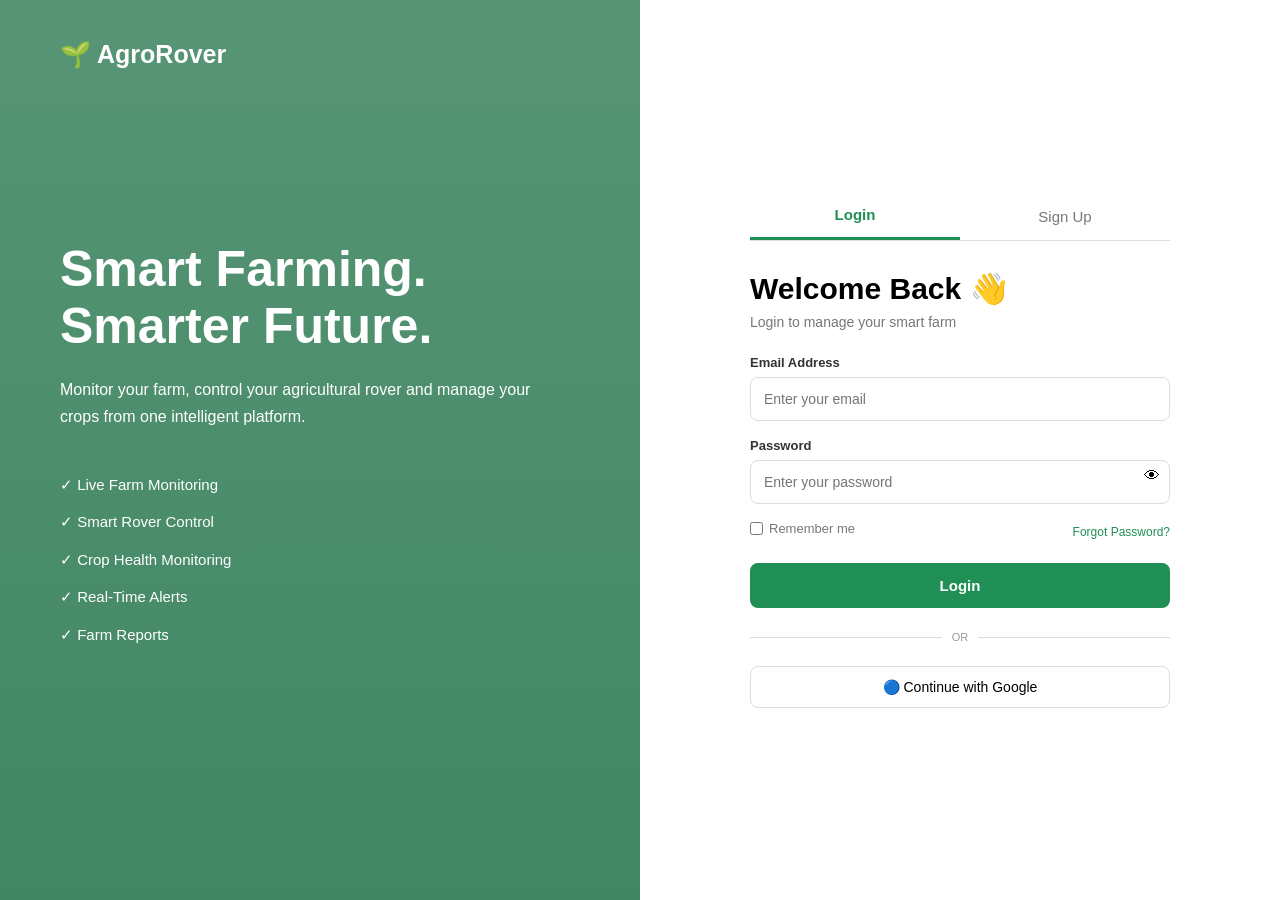
<file: index.html>
<!DOCTYPE html>
<html lang="en">

<head>

    <meta charset="UTF-8">

    <meta name="viewport"
          content="width=device-width, initial-scale=1.0">

    <title>AgroRover - Smart Farming</title>


    <style>

        /* =========================
           RESET
        ========================= */

        * {
            margin: 0;
            padding: 0;
            box-sizing: border-box;
        }


        body {
            font-family: Arial, sans-serif;
            min-height: 100vh;
            background: #f4f7f5;
        }


        button,
        input {
            font-family: inherit;
        }


        /* =========================
           MAIN CONTAINER
        ========================= */

        .container {
            min-height: 100vh;

            display: grid;

            grid-template-columns: 1fr 1fr;
        }


        /* =========================
           LEFT SIDE
        ========================= */

        .left-side {

            position: relative;

            background:
                linear-gradient(
                    rgba(20, 107, 63, 0.70),
                    rgba(20, 107, 63, 0.80)
                ),
                url("https://images.unsplash.com/photo-1500937386664-56d1dfef3854?auto=format&fit=crop&w=1200&q=80");

            background-size: cover;

            background-position: center;

            color: white;
        }


        .left-content {

            min-height: 100vh;

            padding: 60px;

            display: flex;

            flex-direction: column;

            justify-content: center;
        }


        .logo {

            position: absolute;

            top: 40px;
            left: 60px;

            font-size: 25px;

            font-weight: bold;
        }


        .left-content h1 {

            font-size: 50px;

            line-height: 1.15;

            margin-bottom: 20px;
        }


        .left-content p {

            max-width: 480px;

            line-height: 1.7;

            font-size: 16px;
        }


        .features {

            margin-top: 30px;
        }


        .features p {

            margin: 12px 0;

            font-size: 15px;
        }


        /* =========================
           RIGHT SIDE
        ========================= */

        .right-side {

            background: white;

            display: flex;

            align-items: center;

            justify-content: center;

            padding: 30px;
        }


        .form-container {

            width: 100%;

            max-width: 420px;
        }


        /* =========================
           TABS
        ========================= */

        .tabs {

            display: flex;

            margin-bottom: 30px;

            border-bottom: 1px solid #ddd;
        }


        .tab {

            flex: 1;

            padding: 14px;

            border: none;

            background: none;

            cursor: pointer;

            font-size: 15px;

            color: #777;
        }


        .tab.active {

            color: #1f8f55;

            font-weight: bold;

            border-bottom: 3px solid #1f8f55;
        }


        /* =========================
           FORM
        ========================= */

        .form {

            display: none;
        }


        .form.active {

            display: block;
        }


        .form h2 {

            font-size: 30px;

            margin-bottom: 8px;
        }


        .subtitle {

            color: #777;

            font-size: 14px;

            margin-bottom: 25px;
        }


        /* =========================
           LABEL
        ========================= */

        label {

            display: block;

            font-size: 13px;

            font-weight: 600;

            margin-bottom: 7px;

            color: #333;
        }


        /* =========================
           INPUT
        ========================= */

        input {

            width: 100%;

            padding: 13px;

            margin-bottom: 17px;

            border: 1px solid #d9e0dc;

            border-radius: 8px;

            outline: none;

            font-size: 14px;
        }


        input:focus {

            border-color: #1f8f55;

            box-shadow:
                0 0 0 2px
                rgba(31, 143, 85, 0.10);
        }


        /* =========================
           PASSWORD
        ========================= */

        .password-box {

            position: relative;
        }


        .password-box input {

            padding-right: 45px;
        }


        .eye {

            position: absolute;

            right: 10px;

            top: 7px;

            border: none;

            background: transparent;

            cursor: pointer;

            font-size: 16px;
        }


        /* =========================
           OPTIONS
        ========================= */

        .options {

            display: flex;

            justify-content: space-between;

            align-items: center;

            margin-bottom: 20px;
        }


        .remember {

            display: flex;

            align-items: center;

            gap: 6px;

            font-weight: normal;

            color: #777;
        }


        .remember input {

            width: auto;

            margin: 0;
        }


        .forgot {

            color: #1f8f55;

            text-decoration: none;

            font-size: 12px;
        }


        /* =========================
           BUTTON
        ========================= */

        .main-button {

            width: 100%;

            padding: 14px;

            border: none;

            border-radius: 8px;

            background: #1f8f55;

            color: white;

            font-size: 15px;

            font-weight: bold;

            cursor: pointer;
        }


        .main-button:hover {

            background: #146b3f;
        }


        /* =========================
           DIVIDER
        ========================= */

        .divider {

            display: flex;

            align-items: center;

            gap: 10px;

            margin: 23px 0;

            color: #999;

            font-size: 11px;
        }


        .divider::before,
        .divider::after {

            content: "";

            flex: 1;

            height: 1px;

            background: #ddd;
        }


        /* =========================
           GOOGLE BUTTON
        ========================= */

        .google {

            width: 100%;

            padding: 12px;

            background: white;

            border: 1px solid #ddd;

            border-radius: 8px;

            cursor: pointer;

            font-size: 14px;
        }


        /* =========================
           TERMS
        ========================= */

        .terms {

            display: flex;

            align-items: center;

            gap: 7px;

            margin-bottom: 20px;
        }


        .terms input {

            width: auto;

            margin: 0;
        }


        .terms label {

            margin: 0;

            font-weight: normal;

            color: #777;

            font-size: 12px;
        }


        /* =========================
           MOBILE
        ========================= */

        @media (max-width: 800px) {

            .container {

                grid-template-columns: 1fr;
            }


            .left-side {

                display: none;
            }


            .right-side {

                min-height: 100vh;
            }

        }

    </style>

</head>


<body>


<div class="container">


    <!-- =========================
         LEFT SIDE
    ========================== -->

    <div class="left-side">

        <div class="logo">
            🌱 AgroRover
        </div>


        <div class="left-content">

            <h1>
                Smart Farming.<br>
                Smarter Future.
            </h1>


            <p>
                Monitor your farm, control your
                agricultural rover and manage
                your crops from one intelligent
                platform.
            </p>


            <div class="features">

                <p>✓ Live Farm Monitoring</p>

                <p>✓ Smart Rover Control</p>

                <p>✓ Crop Health Monitoring</p>

                <p>✓ Real-Time Alerts</p>

                <p>✓ Farm Reports</p>

            </div>

        </div>

    </div>


    <!-- =========================
         RIGHT SIDE
    ========================== -->

    <div class="right-side">


        <div class="form-container">


            <!-- TABS -->

            <div class="tabs">

                <button
                    class="tab active"
                    id="loginTab"
                    onclick="showLogin()">

                    Login

                </button>


                <button
                    class="tab"
                    id="signupTab"
                    onclick="showSignup()">

                    Sign Up

                </button>

            </div>



            <!-- =========================
                 LOGIN FORM
            ========================== -->

            <div
                class="form active"
                id="loginForm">


                <h2>
                    Welcome Back 👋
                </h2>


                <p class="subtitle">
                    Login to manage your smart farm
                </p>


                <form
                    onsubmit="login(event)">


                    <label>
                        Email Address
                    </label>


                    <input
                        type="email"
                        id="loginEmail"
                        placeholder="Enter your email"
                        required
                    >


                    <label>
                        Password
                    </label>


                    <div class="password-box">

                        <input
                            type="password"
                            id="loginPassword"
                            placeholder="Enter your password"
                            required
                        >


                        <button
                            type="button"
                            class="eye"
                            onclick="togglePassword('loginPassword')">

                            👁

                        </button>

                    </div>


                    <div class="options">

                        <label class="remember">

                            <input
                                type="checkbox">

                            Remember me

                        </label>


                        <a
                            href="#"
                            class="forgot">

                            Forgot Password?

                        </a>

                    </div>


                    <button
                        type="submit"
                        class="main-button">

                        Login

                    </button>

                </form>


                <div class="divider">
                    OR
                </div>


                <button class="google">
                    🔵 Continue with Google
                </button>


            </div>



            <!-- =========================
                 SIGNUP FORM
            ========================== -->

            <div
                class="form"
                id="signupForm">


                <h2>
                    Create Account
                </h2>


                <p class="subtitle">
                    Join AgroRover and manage your farm
                </p>


                <form
                    onsubmit="signup(event)">


                    <label>
                        Full Name
                    </label>


                    <input
                        type="text"
                        id="name"
                        placeholder="Enter your full name"
                        required
                    >


                    <label>
                        Email Address
                    </label>


                    <input
                        type="email"
                        id="signupEmail"
                        placeholder="Enter your email"
                        required
                    >


                    <label>
                        Phone Number
                    </label>


                    <input
                        type="tel"
                        id="phone"
                        placeholder="Enter your phone number"
                        required
                    >


                    <label>
                        Password
                    </label>


                    <div class="password-box">

                        <input
                            type="password"
                            id="signupPassword"
                            placeholder="Create a password"
                            required
                        >


                        <button
                            type="button"
                            class="eye"
                            onclick="togglePassword('signupPassword')">

                            👁

                        </button>

                    </div>


                    <label>
                        Confirm Password
                    </label>


                    <div class="password-box">

                        <input
                            type="password"
                            id="confirmPassword"
                            placeholder="Confirm your password"
                            required
                        >


                        <button
                            type="button"
                            class="eye"
                            onclick="togglePassword('confirmPassword')">

                            👁

                        </button>

                    </div>


                    <div class="terms">

                        <input
                            type="checkbox"
                            id="terms"
                            required
                        >

                        <label>
                            I agree to the Terms & Conditions
                        </label>

                    </div>


                    <button
                        type="submit"
                        class="main-button">

                        Create Account

                    </button>

                </form>


                <div class="divider">
                    OR
                </div>


                <button class="google">
                    🔵 Continue with Google
                </button>


            </div>


        </div>

    </div>

</div>



<script>

    /* =========================
       SHOW LOGIN
    ========================== */

    function showLogin() {

        document
            .getElementById("loginForm")
            .classList.add("active");

        document
            .getElementById("signupForm")
            .classList.remove("active");


        document
            .getElementById("loginTab")
            .classList.add("active");

        document
            .getElementById("signupTab")
            .classList.remove("active");
    }



    /* =========================
       SHOW SIGNUP
    ========================== */

    function showSignup() {

        document
            .getElementById("signupForm")
            .classList.add("active");

        document
            .getElementById("loginForm")
            .classList.remove("active");


        document
            .getElementById("signupTab")
            .classList.add("active");

        document
            .getElementById("loginTab")
            .classList.remove("active");
    }



    /* =========================
       PASSWORD SHOW/HIDE
    ========================== */

    function togglePassword(id) {

        const password =
            document.getElementById(id);


        if (password.type === "password") {

            password.type = "text";

        } else {

            password.type = "password";
        }
    }



    /* =========================
       SIGNUP
    ========================== */

    function signup(event) {

        event.preventDefault();


        const name =
            document.getElementById("name").value.trim();

        const email =
            document.getElementById("signupEmail").value.trim();

        const phone =
            document.getElementById("phone").value.trim();

        const password =
            document.getElementById("signupPassword").value;

        const confirmPassword =
            document.getElementById("confirmPassword").value;


        if (password.length < 6) {

            alert(
                "Password must contain at least 6 characters."
            );

            return;
        }


        if (password !== confirmPassword) {

            alert(
                "Passwords do not match."
            );

            return;
        }


        localStorage.setItem(
            "agroRoverName",
            name
        );

        localStorage.setItem(
            "agroRoverEmail",
            email
        );

        localStorage.setItem(
            "agroRoverPhone",
            phone
        );


        alert(
            "Account created successfully! 🌱"
        );


        showLogin();
    }



    /* =========================
       LOGIN
    ========================== */

    function login(event) {

        event.preventDefault();


        const email =
            document.getElementById("loginEmail").value.trim();

        const password =
            document.getElementById("loginPassword").value;


        if (email === "" || password === "") {

            alert(
                "Please enter email and password."
            );

            return;
        }


        localStorage.setItem(
            "agroRoverLoggedIn",
            "true"
        );


        localStorage.setItem(
            "agroRoverUser",
            email
        );


        alert(
            "Login successful! 🌱"
        );


        /*
          Change this to your dashboard file.
          Example:
          window.location.href = "dashboard.html";
        */

        window.location.href =
            "dashboard.html";
    }

</script>


</body>

</html>
</file>
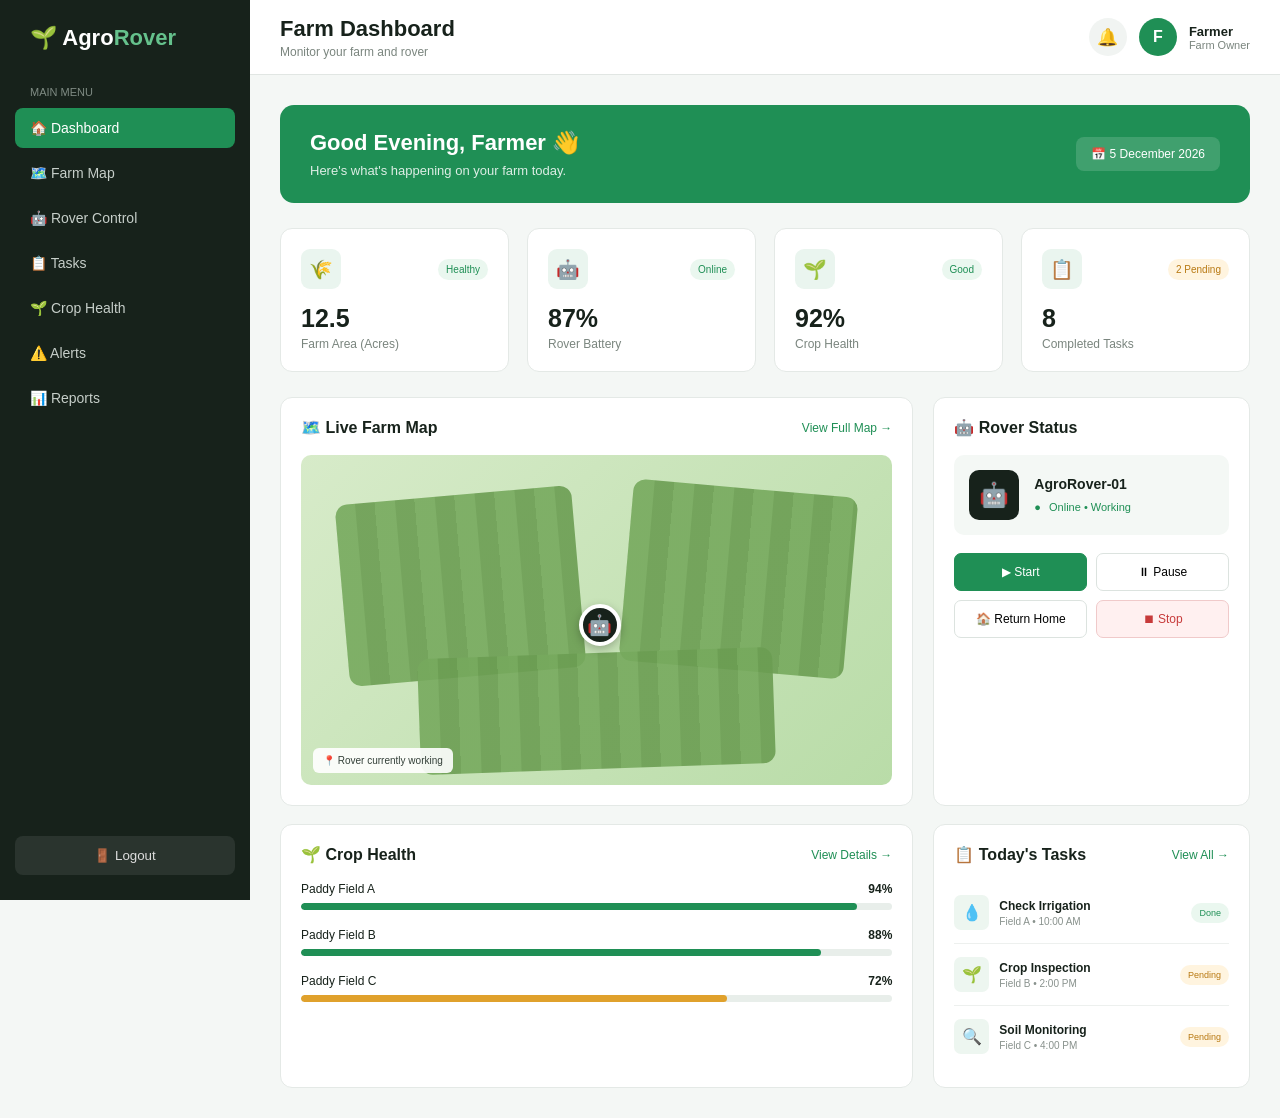
<file: dashboard.html>
<!DOCTYPE html>
<html lang="en">

<head>

    <meta charset="UTF-8">

    <meta name="viewport"
          content="width=device-width, initial-scale=1.0">

    <title>AgroRover Dashboard</title>


    <style>

        /* =====================================
           RESET
        ===================================== */

        * {
            margin: 0;
            padding: 0;
            box-sizing: border-box;
        }


        body {
            font-family: Arial, sans-serif;

            background: #f4f7f5;

            color: #17221b;

            min-height: 100vh;
        }


        button {
            font-family: inherit;
        }


        /* =====================================
           LAYOUT
        ===================================== */

        .app {
            display: flex;

            min-height: 100vh;
        }


        /* =====================================
           SIDEBAR
        ===================================== */

        .sidebar {

            width: 250px;

            background: #17221b;

            color: white;

            position: fixed;

            left: 0;

            top: 0;

            bottom: 0;

            padding: 25px 15px;

            z-index: 1000;
        }


        .logo {

            font-size: 22px;

            font-weight: bold;

            padding: 0 15px;

            margin-bottom: 35px;
        }


        .logo span {
            color: #65c18c;
        }


        .menu-title {

            color: #7f8b83;

            font-size: 11px;

            text-transform: uppercase;

            padding: 0 15px;

            margin-bottom: 10px;
        }


        .nav {

            list-style: none;
        }


        .nav li {

            margin-bottom: 5px;
        }


        .nav button {

            width: 100%;

            padding: 12px 15px;

            border: none;

            background: transparent;

            color: #c6cec9;

            text-align: left;

            border-radius: 8px;

            cursor: pointer;

            font-size: 14px;
        }


        .nav button:hover {

            background: #26352c;

            color: white;
        }


        .nav button.active {

            background: #1f8f55;

            color: white;
        }


        .logout {

            position: absolute;

            bottom: 25px;

            left: 15px;

            right: 15px;
        }


        .logout button {

            width: 100%;

            padding: 12px;

            background: #2a342e;

            color: #ddd;

            border: none;

            border-radius: 8px;

            cursor: pointer;
        }


        /* =====================================
           MAIN
        ===================================== */

        .main {

            margin-left: 250px;

            width: calc(100% - 250px);

            min-height: 100vh;
        }


        /* =====================================
           TOPBAR
        ===================================== */

        .topbar {

            height: 75px;

            background: white;

            border-bottom: 1px solid #e1e6e3;

            display: flex;

            align-items: center;

            justify-content: space-between;

            padding: 0 30px;

            position: sticky;

            top: 0;

            z-index: 100;
        }


        .page-title h1 {

            font-size: 22px;

            margin-bottom: 3px;
        }


        .page-title p {

            color: #7a857e;

            font-size: 12px;
        }


        .user {

            display: flex;

            align-items: center;

            gap: 12px;
        }


        .notification {

            border: none;

            background: #f1f4f2;

            width: 38px;

            height: 38px;

            border-radius: 50%;

            cursor: pointer;

            font-size: 17px;
        }


        .avatar {

            width: 38px;

            height: 38px;

            border-radius: 50%;

            background: #1f8f55;

            color: white;

            display: flex;

            align-items: center;

            justify-content: center;

            font-weight: bold;
        }


        .user-name {

            font-size: 13px;

            font-weight: bold;
        }


        .user-role {

            font-size: 11px;

            color: #7a857e;
        }


        /* =====================================
           CONTENT
        ===================================== */

        .content {

            padding: 30px;
        }


        /* =====================================
           WELCOME
        ===================================== */

        .welcome {

            background: #1f8f55;

            color: white;

            border-radius: 14px;

            padding: 25px 30px;

            display: flex;

            justify-content: space-between;

            align-items: center;

            margin-bottom: 25px;
        }


        .welcome h2 {

            font-size: 22px;

            margin-bottom: 7px;
        }


        .welcome p {

            font-size: 13px;

            opacity: 0.85;
        }


        .date {

            background: rgba(255,255,255,0.15);

            padding: 10px 15px;

            border-radius: 8px;

            font-size: 12px;
        }


        /* =====================================
           STAT CARDS
        ===================================== */

        .stats {

            display: grid;

            grid-template-columns:
                repeat(4, 1fr);

            gap: 18px;

            margin-bottom: 25px;
        }


        .stat-card {

            background: white;

            padding: 20px;

            border-radius: 12px;

            border: 1px solid #e4e9e6;
        }


        .stat-top {

            display: flex;

            justify-content: space-between;

            align-items: center;

            margin-bottom: 15px;
        }


        .stat-icon {

            width: 40px;

            height: 40px;

            display: flex;

            align-items: center;

            justify-content: center;

            background: #eaf5ef;

            border-radius: 9px;

            font-size: 19px;
        }


        .status {

            font-size: 10px;

            padding: 5px 8px;

            border-radius: 20px;

            background: #eaf7ef;

            color: #1f8f55;
        }


        .status.warning {

            background: #fff4df;

            color: #b87912;
        }


        .stat-card h3 {

            font-size: 25px;

            margin-bottom: 4px;
        }


        .stat-card p {

            color: #7a857e;

            font-size: 12px;
        }


        /* =====================================
           GRID
        ===================================== */

        .dashboard-grid {

            display: grid;

            grid-template-columns:
                2fr 1fr;

            gap: 20px;
        }


        .card {

            background: white;

            border: 1px solid #e4e9e6;

            border-radius: 12px;

            padding: 20px;
        }


        .card-header {

            display: flex;

            justify-content: space-between;

            align-items: center;

            margin-bottom: 18px;
        }


        .card-header h3 {

            font-size: 16px;
        }


        .view-btn {

            border: none;

            background: transparent;

            color: #1f8f55;

            cursor: pointer;

            font-size: 12px;
        }


        /* =====================================
           FARM MAP
        ===================================== */

        .map {

            height: 330px;

            border-radius: 10px;

            position: relative;

            overflow: hidden;

            background:
                linear-gradient(
                    135deg,
                    #d7ebc9,
                    #b9dca8
                );
        }


        .field {

            position: absolute;

            background:
                repeating-linear-gradient(
                    90deg,
                    #76a95d 0px,
                    #76a95d 20px,
                    #6b9d52 21px,
                    #6b9d52 40px
                );

            border-radius: 12px;

            opacity: 0.9;
        }


        .field.one {

            width: 40%;

            height: 55%;

            left: 7%;

            top: 12%;

            transform: rotate(-5deg);
        }


        .field.two {

            width: 38%;

            height: 55%;

            right: 7%;

            top: 10%;

            transform: rotate(5deg);
        }


        .field.three {

            width: 60%;

            height: 35%;

            left: 20%;

            bottom: 5%;

            transform: rotate(-2deg);
        }


        .rover {

            position: absolute;

            width: 42px;

            height: 42px;

            border-radius: 50%;

            background: #17221b;

            color: white;

            display: flex;

            align-items: center;

            justify-content: center;

            font-size: 20px;

            border: 4px solid white;

            box-shadow:
                0 3px 10px rgba(0,0,0,0.25);

            left: 47%;

            top: 45%;

            z-index: 5;

            animation: moveRover 4s infinite alternate;
        }


        @keyframes moveRover {

            from {
                transform: translate(0,0);
            }

            to {
                transform: translate(35px,-20px);
            }
        }


        .map-label {

            position: absolute;

            bottom: 12px;

            left: 12px;

            background: rgba(255,255,255,0.9);

            padding: 7px 10px;

            border-radius: 6px;

            font-size: 10px;

            color: #344039;
        }


        /* =====================================
           ROVER STATUS
        ===================================== */

        .rover-status {

            display: flex;

            align-items: center;

            gap: 15px;

            background: #f4f8f5;

            padding: 15px;

            border-radius: 10px;

            margin-bottom: 18px;
        }


        .rover-icon {

            width: 50px;

            height: 50px;

            border-radius: 10px;

            background: #17221b;

            display: flex;

            align-items: center;

            justify-content: center;

            font-size: 24px;
        }


        .rover-info h4 {

            font-size: 14px;

            margin-bottom: 5px;
        }


        .online {

            color: #1f8f55;

            font-size: 11px;
        }


        .online::before {

            content: "●";

            margin-right: 5px;
        }


        /* =====================================
           ROVER CONTROLS
        ===================================== */

        .controls {

            display: grid;

            grid-template-columns:
                1fr 1fr;

            gap: 9px;
        }


        .control-btn {

            padding: 11px;

            border: 1px solid #dce3df;

            background: white;

            border-radius: 7px;

            cursor: pointer;

            font-size: 12px;
        }


        .control-btn:hover {

            background: #eaf5ef;

            border-color: #1f8f55;
        }


        .control-btn.start {

            background: #1f8f55;

            color: white;

            border-color: #1f8f55;
        }


        .control-btn.stop {

            background: #fff0f0;

            color: #c73b3b;

            border-color: #f0caca;
        }


        /* =====================================
           CROP HEALTH
        ===================================== */

        .crop {

            margin-bottom: 18px;
        }


        .crop-info {

            display: flex;

            justify-content: space-between;

            font-size: 12px;

            margin-bottom: 7px;
        }


        .progress {

            height: 7px;

            background: #e8eeea;

            border-radius: 20px;

            overflow: hidden;
        }


        .progress-bar {

            height: 100%;

            background: #1f8f55;

            border-radius: 20px;
        }


        .progress-bar.warning {

            background: #e0a12c;
        }


        /* =====================================
           TASKS
        ===================================== */

        .task {

            display: flex;

            justify-content: space-between;

            align-items: center;

            padding: 13px 0;

            border-bottom: 1px solid #edf0ee;
        }


        .task:last-child {

            border-bottom: none;
        }


        .task-left {

            display: flex;

            gap: 10px;

            align-items: center;
        }


        .task-icon {

            width: 35px;

            height: 35px;

            border-radius: 7px;

            background: #edf6f0;

            display: flex;

            align-items: center;

            justify-content: center;
        }


        .task h4 {

            font-size: 12px;

            margin-bottom: 3px;
        }


        .task p {

            color: #89928d;

            font-size: 10px;
        }


        .task-status {

            font-size: 9px;

            padding: 5px 8px;

            border-radius: 20px;

            background: #eaf7ef;

            color: #1f8f55;
        }


        .task-status.pending {

            background: #fff4df;

            color: #b87912;
        }


        /* =====================================
           ALERTS
        ===================================== */

        .alert {

            display: flex;

            gap: 12px;

            padding: 12px;

            border-radius: 8px;

            background: #fff8e9;

            margin-bottom: 10px;
        }


        .alert-icon {

            font-size: 17px;
        }


        .alert h4 {

            font-size: 12px;

            margin-bottom: 4px;
        }


        .alert p {

            font-size: 10px;

            color: #8a806d;

            line-height: 1.5;
        }


        .alert.success {

            background: #edf8f1;
        }


        /* =====================================
           SECTIONS
        ===================================== */

        .section {

            display: none;
        }


        .section.active {

            display: block;
        }


        /* =====================================
           RESPONSIVE
        ===================================== */

        @media (max-width: 1100px) {

            .stats {

                grid-template-columns:
                    repeat(2, 1fr);
            }


            .dashboard-grid {

                grid-template-columns: 1fr;
            }
        }


        @media (max-width: 750px) {

            .sidebar {

                width: 70px;

                padding: 20px 8px;
            }


            .logo {

                font-size: 0;

                text-align: center;

                padding: 0;
            }


            .logo span {

                display: none;
            }


            .nav button {

                font-size: 0;

                text-align: center;
            }


            .nav button::first-letter {

                font-size: 18px;
            }


            .menu-title {

                display: none;
            }


            .logout button {

                font-size: 0;
            }


            .main {

                margin-left: 70px;

                width: calc(100% - 70px);
            }


            .content {

                padding: 15px;
            }


            .topbar {

                padding: 0 15px;
            }


            .user-name,
            .user-role {

                display: none;
            }


            .welcome {

                flex-direction: column;

                align-items: flex-start;

                gap: 15px;
            }


            .stats {

                grid-template-columns: 1fr;
            }
        }

    </style>

</head>


<body>


<div class="app">


    <!-- =================================
         SIDEBAR
    ================================== -->

    <aside class="sidebar">


        <div class="logo">

            🌱 Agro<span>Rover</span>

        </div>


        <div class="menu-title">
            Main Menu
        </div>


        <ul class="nav">

            <li>

                <button
                    class="active"
                    onclick="showSection('dashboard', this)">

                    🏠 Dashboard

                </button>

            </li>


            <li>

                <button
                    onclick="showSection('map', this)">

                    🗺️ Farm Map

                </button>

            </li>


            <li>

                <button
                    onclick="showSection('rover', this)">

                    🤖 Rover Control

                </button>

            </li>


            <li>

                <button
                    onclick="showSection('tasks', this)">

                    📋 Tasks

                </button>

            </li>


            <li>

                <button
                    onclick="showSection('crop', this)">

                    🌱 Crop Health

                </button>

            </li>


            <li>

                <button
                    onclick="showSection('alerts', this)">

                    ⚠️ Alerts

                </button>

            </li>


            <li>

                <button
                    onclick="showSection('reports', this)">

                    📊 Reports

                </button>

            </li>

        </ul>


        <div class="logout">

            <button onclick="logout()">

                🚪 Logout

            </button>

        </div>

    </aside>



    <!-- =================================
         MAIN
    ================================== -->

    <main class="main">


        <!-- TOPBAR -->

        <header class="topbar">


            <div class="page-title">

                <h1 id="pageTitle">
                    Farm Dashboard
                </h1>

                <p>
                    Monitor your farm and rover
                </p>

            </div>


            <div class="user">


                <button
                    class="notification"
                    onclick="showAlert()">

                    🔔

                </button>


                <div class="avatar">
                    F
                </div>


                <div>

                    <div class="user-name">
                        Farmer
                    </div>

                    <div class="user-role">
                        Farm Owner
                    </div>

                </div>

            </div>

        </header>



        <!-- CONTENT -->

        <div class="content">


            <!-- =================================
                 DASHBOARD SECTION
            ================================== -->

            <section
                id="dashboard"
                class="section active">


                <div class="welcome">

                    <div>

                        <h2>
                            Good Evening, Farmer 👋
                        </h2>

                        <p>
                            Here's what's happening
                            on your farm today.
                        </p>

                    </div>


                    <div class="date">

                        📅
                        <span id="currentDate">
                            Today
                        </span>

                    </div>

                </div>



                <!-- STATS -->

                <div class="stats">


                    <div class="stat-card">

                        <div class="stat-top">

                            <div class="stat-icon">
                                🌾
                            </div>

                            <span class="status">
                                Healthy
                            </span>

                        </div>

                        <h3>
                            12.5
                        </h3>

                        <p>
                            Farm Area (Acres)
                        </p>

                    </div>


                    <div class="stat-card">

                        <div class="stat-top">

                            <div class="stat-icon">
                                🤖
                            </div>

                            <span class="status">
                                Online
                            </span>

                        </div>

                        <h3>
                            87%
                        </h3>

                        <p>
                            Rover Battery
                        </p>

                    </div>


                    <div class="stat-card">

                        <div class="stat-top">

                            <div class="stat-icon">
                                🌱
                            </div>

                            <span class="status">
                                Good
                            </span>

                        </div>

                        <h3>
                            92%
                        </h3>

                        <p>
                            Crop Health
                        </p>

                    </div>


                    <div class="stat-card">

                        <div class="stat-top">

                            <div class="stat-icon">
                                📋
                            </div>

                            <span class="status warning">
                                2 Pending
                            </span>

                        </div>

                        <h3>
                            8
                        </h3>

                        <p>
                            Completed Tasks
                        </p>

                    </div>

                </div>



                <!-- DASHBOARD GRID -->

                <div class="dashboard-grid">


                    <!-- MAP -->

                    <div class="card">

                        <div class="card-header">

                            <h3>
                                🗺️ Live Farm Map
                            </h3>

                            <button
                                class="view-btn"
                                onclick="showSectionById('map')">

                                View Full Map →

                            </button>

                        </div>


                        <div class="map">

                            <div class="field one"></div>

                            <div class="field two"></div>

                            <div class="field three"></div>


                            <div class="rover">
                                🤖
                            </div>


                            <div class="map-label">
                                📍 Rover currently working
                            </div>

                        </div>

                    </div>



                    <!-- ROVER -->

                    <div class="card">

                        <div class="card-header">

                            <h3>
                                🤖 Rover Status
                            </h3>

                        </div>


                        <div class="rover-status">

                            <div class="rover-icon">
                                🤖
                            </div>


                            <div class="rover-info">

                                <h4>
                                    AgroRover-01
                                </h4>

                                <span
                                    class="online"
                                    id="roverStatus">

                                    Online • Working

                                </span>

                            </div>

                        </div>


                        <div class="controls">

                            <button
                                class="control-btn start"
                                onclick="startRover()">

                                ▶ Start

                            </button>


                            <button
                                class="control-btn"
                                onclick="pauseRover()">

                                ⏸ Pause

                            </button>


                            <button
                                class="control-btn"
                                onclick="returnHome()">

                                🏠 Return Home

                            </button>


                            <button
                                class="control-btn stop"
                                onclick="stopRover()">

                                ⏹ Stop

                            </button>

                        </div>

                    </div>

                </div>


                <br>


                <!-- SECOND ROW -->

                <div class="dashboard-grid">


                    <!-- CROP HEALTH -->

                    <div class="card">

                        <div class="card-header">

                            <h3>
                                🌱 Crop Health
                            </h3>

                            <button
                                class="view-btn"
                                onclick="showSectionById('crop')">

                                View Details →

                            </button>

                        </div>


                        <div class="crop">

                            <div class="crop-info">

                                <span>
                                    Paddy Field A
                                </span>

                                <strong>
                                    94%
                                </strong>

                            </div>

                            <div class="progress">

                                <div
                                    class="progress-bar"
                                    style="width:94%">
                                </div>

                            </div>

                        </div>


                        <div class="crop">

                            <div class="crop-info">

                                <span>
                                    Paddy Field B
                                </span>

                                <strong>
                                    88%
                                </strong>

                            </div>

                            <div class="progress">

                                <div
                                    class="progress-bar"
                                    style="width:88%">
                                </div>

                            </div>

                        </div>


                        <div class="crop">

                            <div class="crop-info">

                                <span>
                                    Paddy Field C
                                </span>

                                <strong>
                                    72%
                                </strong>

                            </div>

                            <div class="progress">

                                <div
                                    class="progress-bar warning"
                                    style="width:72%">
                                </div>

                            </div>

                        </div>

                    </div>



                    <!-- TASKS -->

                    <div class="card">

                        <div class="card-header">

                            <h3>
                                📋 Today's Tasks
                            </h3>

                            <button
                                class="view-btn"
                                onclick="showSectionById('tasks')">

                                View All →

                            </button>

                        </div>


                        <div class="task">

                            <div class="task-left">

                                <div class="task-icon">
                                    💧
                                </div>

                                <div>

                                    <h4>
                                        Check Irrigation
                                    </h4>

                                    <p>
                                        Field A • 10:00 AM
                                    </p>

                                </div>

                            </div>


                            <span class="task-status">
                                Done
                            </span>

                        </div>


                        <div class="task">

                            <div class="task-left">

                                <div class="task-icon">
                                    🌱
                                </div>

                                <div>

                                    <h4>
                                        Crop Inspection
                                    </h4>

                                    <p>
                                        Field B • 2:00 PM
                                    </p>

                                </div>

                            </div>


                            <span class="task-status pending">
                                Pending
                            </span>

                        </div>


                        <div class="task">

                            <div class="task-left">

                                <div class="task-icon">
                                    🔍
                                </div>

                                <div>

                                    <h4>
                                        Soil Monitoring
                                    </h4>

                                    <p>
                                        Field C • 4:00 PM
                                    </p>

                                </div>

                            </div>


                            <span class="task-status pending">
                                Pending
                            </span>

                        </div>

                    </div>

                </div>

            </section>



            <!-- =================================
                 MAP SECTION
            ================================== -->

            <section
                id="map"
                class="section">


                <div class="card">

                    <div class="card-header">

                        <h3>
                            🗺️ Live Farm Map
                        </h3>

                        <span class="status">
                            🟢 Rover Online
                        </span>

                    </div>


                    <div class="map"
                         style="height:550px">

                        <div class="field one"></div>

                        <div class="field two"></div>

                        <div class="field three"></div>

                        <div class="rover">
                            🤖
                        </div>


                        <div class="map-label">
                            📍 AgroRover-01
                        </div>

                    </div>

                </div>

            </section>



            <!-- =================================
                 ROVER SECTION
            ================================== -->

            <section
                id="rover"
                class="section">


                <div class="card">

                    <div class="card-header">

                        <h3>
                            🤖 Rover Control Center
                        </h3>

                        <span class="status">
                            Online
                        </span>

                    </div>


                    <div class="rover-status">

                        <div class="rover-icon">
                            🤖
                        </div>

                        <div class="rover-info">

                            <h4>
                                AgroRover-01
                            </h4>

                            <span
                                class="online"
                                id="roverStatus2">

                                Online • Ready

                            </span>

                        </div>

                    </div>


                    <div class="controls">

                        <button
                            class="control-btn start"
                            onclick="startRover()">

                            ▶ Start Rover

                        </button>


                        <button
                            class="control-btn"
                            onclick="pauseRover()">

                            ⏸ Pause Rover

                        </button>


                        <button
                            class="control-btn"
                            onclick="returnHome()">

                            🏠 Return Home

                        </button>


                        <button
                            class="control-btn stop"
                            onclick="stopRover()">

                            ⏹ Stop Rover

                        </button>

                    </div>

                </div>

            </section>



            <!-- =================================
                 TASKS
            ================================== -->

            <section
                id="tasks"
                class="section">


                <div class="card">

                    <div class="card-header">

                        <h3>
                            📋 Rover Tasks
                        </h3>

                    </div>


                    <div class="task">

                        <div class="task-left">

                            <div class="task-icon">
                                💧
                            </div>

                            <div>

                                <h4>
                                    Irrigation Inspection
                                </h4>

                                <p>
                                    Field A • Today
                                </p>

                            </div>

                        </div>


                        <span class="task-status">
                            Completed
                        </span>

                    </div>


                    <div class="task">

                        <div class="task-left">

                            <div class="task-icon">
                                🌱
                            </div>

                            <div>

                                <h4>
                                    Crop Inspection
                                </h4>

                                <p>
                                    Field B • Today
                                </p>

                            </div>

                        </div>


                        <span class="task-status pending">
                            Pending
                        </span>

                    </div>


                    <div class="task">

                        <div class="task-left">

                            <div class="task-icon">
                                🔍
                            </div>

                            <div>

                                <h4>
                                    Soil Monitoring
                                </h4>

                                <p>
                                    Field C • Today
                                </p>

                            </div>

                        </div>


                        <span class="task-status pending">
                            Pending
                        </span>

                    </div>

                </div>

            </section>



            <!-- =================================
                 CROP HEALTH
            ================================== -->

            <section
                id="crop"
                class="section">


                <div class="card">

                    <div class="card-header">

                        <h3>
                            🌱 Crop Health Monitoring
                        </h3>

                    </div>


                    <div class="crop">

                        <div class="crop-info">

                            <span>
                                Paddy Field A
                            </span>

                            <strong>
                                94%
                            </strong>

                        </div>

                        <div class="progress">

                            <div
                                class="progress-bar"
                                style="width:94%">
                            </div>

                        </div>

                    </div>


                    <br>


                    <div class="crop">

                        <div class="crop-info">

                            <span>
                                Paddy Field B
                            </span>

                            <strong>
                                88%
                            </strong>

                        </div>

                        <div class="progress">

                            <div
                                class="progress-bar"
                                style="width:88%">
                            </div>

                        </div>

                    </div>


                    <br>


                    <div class="crop">

                        <div class="crop-info">

                            <span>
                                Paddy Field C
                            </span>

                            <strong>
                                72%
                            </strong>

                        </div>

                        <div class="progress">

                            <div
                                class="progress-bar warning"
                                style="width:72%">
                            </div>

                        </div>

                    </div>

                </div>

            </section>



            <!-- =================================
                 ALERTS
            ================================== -->

            <section
                id="alerts"
                class="section">


                <div class="card">

                    <div class="card-header">

                        <h3>
                            ⚠️ Alerts & Notifications
                        </h3>

                    </div>


                    <div class="alert">

                        <div class="alert-icon">
                            ⚠️
                        </div>

                        <div>

                            <h4>
                                Low Soil Moisture
                            </h4>

                            <p>
                                Paddy Field C requires
                                irrigation.
                            </p>

                        </div>

                    </div>


                    <div class="alert success">

                        <div class="alert-icon">
                            ✅
                        </div>

                        <div>

                            <h4>
                                Rover Task Completed
                            </h4>

                            <p>
                                AgroRover-01 completed
                                Field A inspection.
                            </p>

                        </div>

                    </div>

                </div>

            </section>



            <!-- =================================
                 REPORTS
            ================================== -->

            <section
                id="reports"
                class="section">


                <div class="card">

                    <div class="card-header">

                        <h3>
                            📊 Farm Reports
                        </h3>

                    </div>


                    <div class="stats">


                        <div class="stat-card">

                            <h3>
                                92%
                            </h3>

                            <p>
                                Average Crop Health
                            </p>

                        </div>


                        <div class="stat-card">

                            <h3>
                                8
                            </h3>

                            <p>
                                Completed Tasks
                            </p>

                        </div>


                        <div class="stat-card">

                            <h3>
                                14.2 km
                            </h3>

                            <p>
                                Rover Distance
                            </p>

                        </div>


                        <div class="stat-card">

                            <h3>
                                6.5 hrs
                            </h3>

                            <p>
                                Rover Working Time
                            </p>

                        </div>

                    </div>

                </div>

            </section>


        </div>

    </main>

</div>



<script>

    /* =====================================
       NAVIGATION
    ===================================== */

    function showSection(sectionId, button) {

        const sections =
            document.querySelectorAll(".section");


        sections.forEach(section => {

            section.classList.remove("active");

        });


        const selected =
            document.getElementById(sectionId);


        if (selected) {

            selected.classList.add("active");

        }


        const buttons =
            document.querySelectorAll(".nav button");


        buttons.forEach(btn => {

            btn.classList.remove("active");

        });


        if (button) {

            button.classList.add("active");

        }


        const titles = {

            dashboard: "Farm Dashboard",

            map: "Live Farm Map",

            rover: "Rover Control",

            tasks: "Rover Tasks",

            crop: "Crop Health",

            alerts: "Alerts & Notifications",

            reports: "Farm Reports"

        };


        document.getElementById("pageTitle")
            .textContent =
            titles[sectionId];

    }



    /* =====================================
       VIEW SECTION
    ===================================== */

    function showSectionById(sectionId) {

        const buttons =
            document.querySelectorAll(".nav button");


        let selectedButton = null;


        buttons.forEach(button => {

            if (
                button.getAttribute("onclick")
                    .includes(sectionId)
            ) {

                selectedButton = button;

            }

        });


        showSection(
            sectionId,
            selectedButton
        );

    }



    /* =====================================
       ROVER
    ===================================== */

    function startRover() {

        document
            .querySelectorAll(".online")
            .forEach(element => {

                element.textContent =
                    "Online • Working";

            });


        showNotification(
            "🤖 Rover started successfully"
        );

    }



    function pauseRover() {

        document
            .querySelectorAll(".online")
            .forEach(element => {

                element.textContent =
                    "Online • Paused";

            });


        showNotification(
            "⏸ Rover paused"
        );

    }



    function stopRover() {

        document
            .querySelectorAll(".online")
            .forEach(element => {

                element.textContent =
                    "Online • Stopped";

            });


        showNotification(
            "⏹ Rover stopped"
        );

    }



    function returnHome() {

        document
            .querySelectorAll(".online")
            .forEach(element => {

                element.textContent =
                    "Online • Returning Home";

            });


        showNotification(
            "🏠 Rover returning home"
        );

    }



    /* =====================================
       NOTIFICATION
    ===================================== */

    function showNotification(message) {

        const notification =
            document.createElement("div");


        notification.textContent =
            message;


        notification.style.position =
            "fixed";


        notification.style.right =
            "25px";


        notification.style.bottom =
            "25px";


        notification.style.padding =
            "14px 18px";


        notification.style.background =
            "#17221b";


        notification.style.color =
            "white";


        notification.style.borderRadius =
            "10px";


        notification.style.zIndex =
            "9999";


        document.body.appendChild(
            notification
        );


        setTimeout(() => {

            notification.remove();

        }, 3000);

    }



    /* =====================================
       ALERT
    ===================================== */

    function showAlert() {

        showSectionById("alerts");

    }



    /* =====================================
       LOGOUT
    ===================================== */

    function logout() {

        localStorage.removeItem(
            "agroRoverLoggedIn"
        );


        window.location.href =
            "index.html";

    }



    /* =====================================
       DATE
    ===================================== */

    const dateElement =
        document.getElementById(
            "currentDate"
        );


    if (dateElement) {

        const today =
            new Date();


        dateElement.textContent =
            today.toLocaleDateString(
                "en-IN",
                {
                    day: "numeric",
                    month: "long",
                    year: "numeric"
                }
            );

    }

</script>


</body>

</html>
</file>
